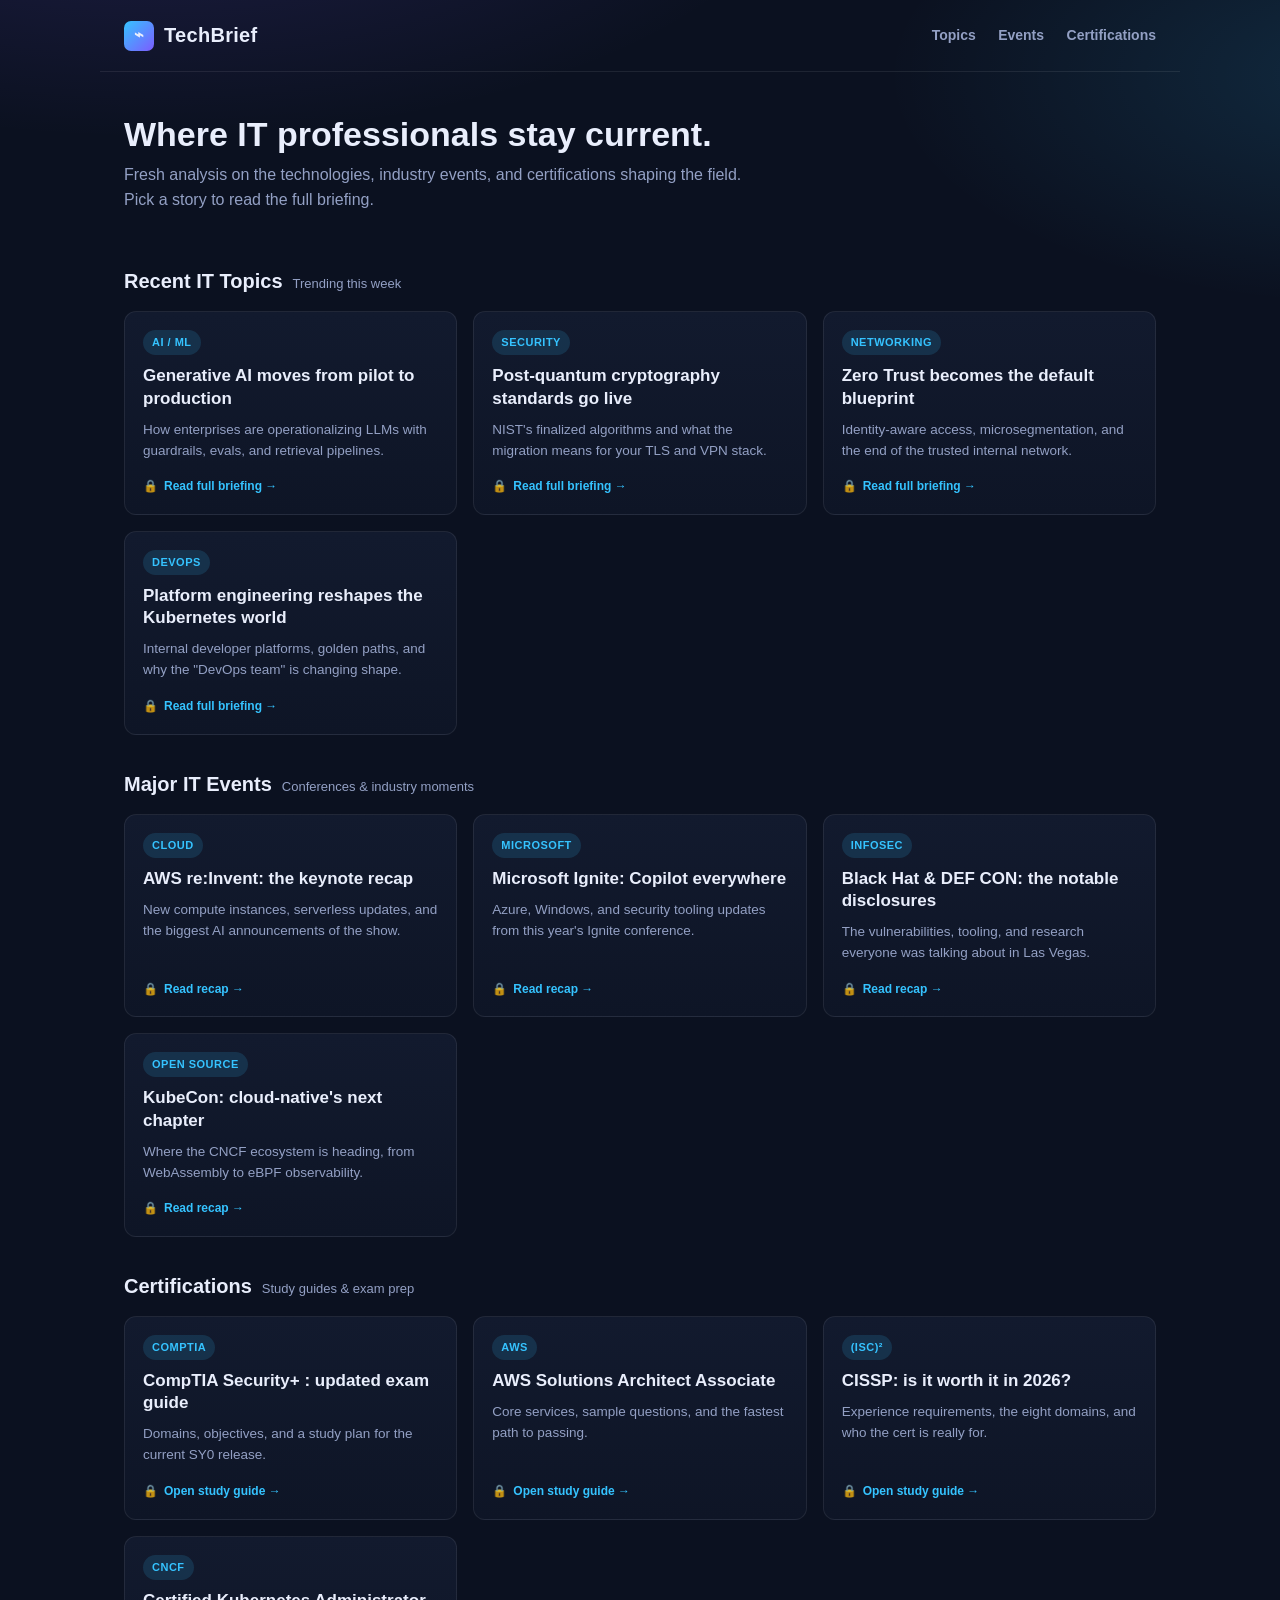
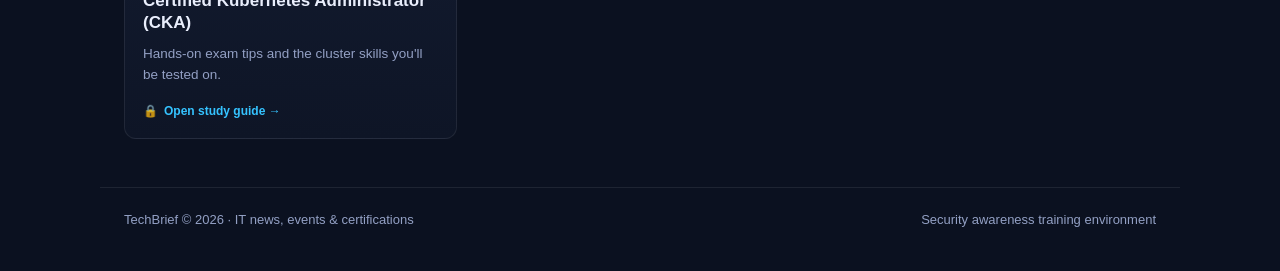
<file: index.html>
<!DOCTYPE html>
<!--
  Security-awareness training simulation (controlled environment).
  The "register to continue" gate is the phishing lure. No credentials
  are captured or stored anywhere - see js/credentials.js.
-->
<html lang="en">
<head>
  <meta charset="UTF-8">
  <meta name="viewport" content="width=device-width, initial-scale=1.0">
  <title>TechBrief &mdash; IT News, Events &amp; Certifications</title>
  <style>
    :root {
      --page: #0b1120;
      --panel: #121a2e;
      --panel-2: #0e1526;
      --line: rgba(255,255,255,.08);
      --text: #e9eefc;
      --muted: #93a0c4;
      --accent: #35c3ff;
      --accent-2: #7c5cff;
      --tag: rgba(53,195,255,.14);
    }

    * { box-sizing: border-box; }

    body {
      margin: 0;
      min-height: 100vh;
      background:
        radial-gradient(1100px 480px at 12% -8%, rgba(124,92,255,.18), transparent 60%),
        radial-gradient(900px 420px at 108% 4%, rgba(53,195,255,.14), transparent 55%),
        var(--page);
      color: var(--text);
      font-family: "Segoe UI", Arial, Helvetica, sans-serif;
      line-height: 1.55;
    }

    header.site {
      display: flex;
      align-items: center;
      justify-content: space-between;
      gap: 16px;
      max-width: 1080px;
      margin: 0 auto;
      padding: 20px 24px;
      border-bottom: 1px solid var(--line);
    }

    .brand {
      display: flex;
      align-items: center;
      gap: 10px;
      font-weight: 800;
      font-size: 20px;
      letter-spacing: .3px;
    }

    .brand .logo {
      width: 30px;
      height: 30px;
      border-radius: 7px;
      background: linear-gradient(135deg, var(--accent), var(--accent-2));
      display: inline-flex;
      align-items: center;
      justify-content: center;
      font-size: 16px;
    }

    nav a {
      color: var(--muted);
      text-decoration: none;
      font-size: 14px;
      font-weight: 600;
      margin-left: 18px;
    }

    nav a:hover { color: var(--text); }

    .hero {
      max-width: 1080px;
      margin: 0 auto;
      padding: 42px 24px 10px;
    }

    .hero h1 {
      margin: 0 0 8px;
      font-size: 34px;
      line-height: 1.2;
    }

    .hero p {
      margin: 0;
      color: var(--muted);
      max-width: 620px;
      font-size: 16px;
    }

    main {
      max-width: 1080px;
      margin: 0 auto;
      padding: 10px 24px 48px;
    }

    .section-title {
      display: flex;
      align-items: baseline;
      gap: 10px;
      margin: 34px 0 14px;
    }

    .section-title h2 {
      margin: 0;
      font-size: 20px;
    }

    .section-title span {
      color: var(--muted);
      font-size: 13px;
    }

    .grid {
      display: grid;
      grid-template-columns: repeat(auto-fill, minmax(260px, 1fr));
      gap: 16px;
    }

    .card {
      position: relative;
      text-align: left;
      display: flex;
      flex-direction: column;
      gap: 10px;
      background: linear-gradient(180deg, var(--panel), var(--panel-2));
      border: 1px solid var(--line);
      border-radius: 12px;
      padding: 18px;
      color: inherit;
      font: inherit;
      cursor: pointer;
      transition: transform .14s ease, box-shadow .14s ease, border-color .14s ease;
    }

    .card:hover {
      transform: translateY(-3px);
      border-color: rgba(53,195,255,.5);
      box-shadow: 0 10px 30px rgba(0,0,0,.35);
    }

    .card .tag {
      align-self: flex-start;
      font-size: 11px;
      font-weight: 700;
      text-transform: uppercase;
      letter-spacing: .5px;
      color: var(--accent);
      background: var(--tag);
      padding: 4px 9px;
      border-radius: 999px;
    }

    .card h3 {
      margin: 0;
      font-size: 17px;
      line-height: 1.3;
    }

    .card p {
      margin: 0;
      color: var(--muted);
      font-size: 13.5px;
    }

    .card .meta {
      margin-top: auto;
      padding-top: 6px;
      color: var(--muted);
      font-size: 12px;
      display: flex;
      align-items: center;
      gap: 6px;
    }

    .card .read {
      color: var(--accent);
      font-weight: 700;
    }

    .lock { opacity: .85; }

    footer {
      max-width: 1080px;
      margin: 0 auto;
      padding: 22px 24px 40px;
      border-top: 1px solid var(--line);
      color: var(--muted);
      font-size: 13px;
      display: flex;
      justify-content: space-between;
      flex-wrap: wrap;
      gap: 8px;
    }

    @media (max-width: 560px) {
      .hero h1 { font-size: 27px; }
      nav { display: none; }
    }
  </style>
</head>
<body>

  <header class="site">
    <div class="brand">
      <span class="logo">⌁</span>
      TechBrief
    </div>
    <nav>
      <a href="#topics">Topics</a>
      <a href="#events">Events</a>
      <a href="#certs">Certifications</a>
    </nav>
  </header>

  <section class="hero">
    <h1>Where IT professionals stay current.</h1>
    <p>Fresh analysis on the technologies, industry events, and certifications shaping the field. Pick a story to read the full briefing.</p>
  </section>

  <main>

    <!-- RECENT IT TOPICS -->
    <div class="section-title" id="topics">
      <h2>Recent IT Topics</h2>
      <span>Trending this week</span>
    </div>
    <div class="grid">
      <button class="card" data-topic="generative-ai-enterprise">
        <span class="tag">AI / ML</span>
        <h3>Generative AI moves from pilot to production</h3>
        <p>How enterprises are operationalizing LLMs with guardrails, evals, and retrieval pipelines.</p>
        <div class="meta"><span class="lock">🔒</span> <span class="read">Read full briefing →</span></div>
      </button>
      <button class="card" data-topic="post-quantum-crypto">
        <span class="tag">Security</span>
        <h3>Post-quantum cryptography standards go live</h3>
        <p>NIST's finalized algorithms and what the migration means for your TLS and VPN stack.</p>
        <div class="meta"><span class="lock">🔒</span> <span class="read">Read full briefing →</span></div>
      </button>
      <button class="card" data-topic="zero-trust">
        <span class="tag">Networking</span>
        <h3>Zero Trust becomes the default blueprint</h3>
        <p>Identity-aware access, microsegmentation, and the end of the trusted internal network.</p>
        <div class="meta"><span class="lock">🔒</span> <span class="read">Read full briefing →</span></div>
      </button>
      <button class="card" data-topic="platform-engineering">
        <span class="tag">DevOps</span>
        <h3>Platform engineering reshapes the Kubernetes world</h3>
        <p>Internal developer platforms, golden paths, and why the "DevOps team" is changing shape.</p>
        <div class="meta"><span class="lock">🔒</span> <span class="read">Read full briefing →</span></div>
      </button>
    </div>

    <!-- MAJOR IT EVENTS -->
    <div class="section-title" id="events">
      <h2>Major IT Events</h2>
      <span>Conferences &amp; industry moments</span>
    </div>
    <div class="grid">
      <button class="card" data-topic="reinvent">
        <span class="tag">Cloud</span>
        <h3>AWS re:Invent: the keynote recap</h3>
        <p>New compute instances, serverless updates, and the biggest AI announcements of the show.</p>
        <div class="meta"><span class="lock">🔒</span> <span class="read">Read recap →</span></div>
      </button>
      <button class="card" data-topic="ms-ignite">
        <span class="tag">Microsoft</span>
        <h3>Microsoft Ignite: Copilot everywhere</h3>
        <p>Azure, Windows, and security tooling updates from this year's Ignite conference.</p>
        <div class="meta"><span class="lock">🔒</span> <span class="read">Read recap →</span></div>
      </button>
      <button class="card" data-topic="blackhat-defcon">
        <span class="tag">InfoSec</span>
        <h3>Black Hat &amp; DEF CON: the notable disclosures</h3>
        <p>The vulnerabilities, tooling, and research everyone was talking about in Las Vegas.</p>
        <div class="meta"><span class="lock">🔒</span> <span class="read">Read recap →</span></div>
      </button>
      <button class="card" data-topic="kubecon">
        <span class="tag">Open Source</span>
        <h3>KubeCon: cloud-native's next chapter</h3>
        <p>Where the CNCF ecosystem is heading, from WebAssembly to eBPF observability.</p>
        <div class="meta"><span class="lock">🔒</span> <span class="read">Read recap →</span></div>
      </button>
    </div>

    <!-- CERTIFICATIONS -->
    <div class="section-title" id="certs">
      <h2>Certifications</h2>
      <span>Study guides &amp; exam prep</span>
    </div>
    <div class="grid">
      <button class="card" data-topic="security-plus">
        <span class="tag">CompTIA</span>
        <h3>CompTIA Security+ : updated exam guide</h3>
        <p>Domains, objectives, and a study plan for the current SY0 release.</p>
        <div class="meta"><span class="lock">🔒</span> <span class="read">Open study guide →</span></div>
      </button>
      <button class="card" data-topic="aws-saa">
        <span class="tag">AWS</span>
        <h3>AWS Solutions Architect Associate</h3>
        <p>Core services, sample questions, and the fastest path to passing.</p>
        <div class="meta"><span class="lock">🔒</span> <span class="read">Open study guide →</span></div>
      </button>
      <button class="card" data-topic="cissp">
        <span class="tag">(ISC)²</span>
        <h3>CISSP: is it worth it in 2026?</h3>
        <p>Experience requirements, the eight domains, and who the cert is really for.</p>
        <div class="meta"><span class="lock">🔒</span> <span class="read">Open study guide →</span></div>
      </button>
      <button class="card" data-topic="cka">
        <span class="tag">CNCF</span>
        <h3>Certified Kubernetes Administrator (CKA)</h3>
        <p>Hands-on exam tips and the cluster skills you'll be tested on.</p>
        <div class="meta"><span class="lock">🔒</span> <span class="read">Open study guide →</span></div>
      </button>
    </div>

  </main>

  <footer>
    <span>TechBrief &copy; 2026 &middot; IT news, events &amp; certifications</span>
    <span>Security awareness training environment</span>
  </footer>

  <script>
    document.querySelectorAll(".card").forEach(function (card) {
      card.addEventListener("click", function () {
        var topic = card.getAttribute("data-topic") || "unknown";
        window.location.href =
          "EnterCredentials.html?topic=" + encodeURIComponent(topic);
      });
    });
  </script>

</body>
</html>
</file>
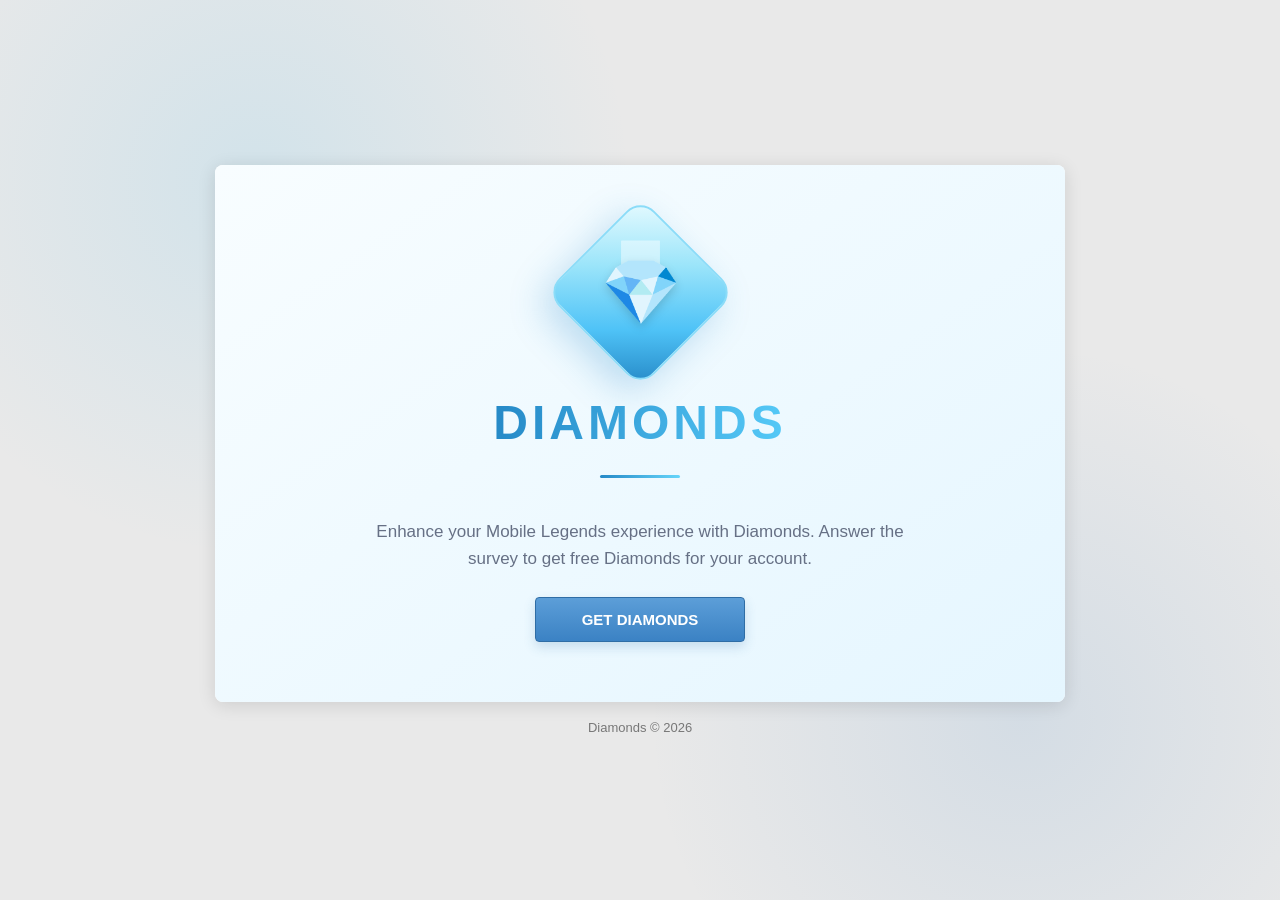
<file: html/LandingPage.html>
<!DOCTYPE html>
<html lang="en">
<head>
  <meta charset="UTF-8">
  <meta name="viewport" content="width=device-width, initial-scale=1.0">

  <title>Diamonds</title>

  <style>
    :root {
      --page: #e9e9e9;
      --panel: #ffffff;
      --blue: #3b82c4;
      --blue-dark: #2f6da5;
      --text: #111827;
      --muted: #667085;
    }

    * {
      box-sizing: border-box;
    }

    body {
      margin: 0;
      min-height: 100vh;

      background:
        radial-gradient(
          circle at 20% 20%,
          rgba(78, 190, 240, 0.15),
          transparent 30%
        ),
        radial-gradient(
          circle at 80% 80%,
          rgba(59, 130, 196, 0.12),
          transparent 30%
        ),
        var(--page);

      font-family: Arial, Helvetica, sans-serif;
      color: var(--text);

      display: flex;
      align-items: center;
      justify-content: center;
    }

    .site {
      width: min(850px, calc(100% - 32px));
    }

    /* MAIN CARD */

    .landing {
      background: var(--panel);

      border-radius: 8px;

      box-shadow:
        0 3px 18px rgba(0, 0, 0, 0.12);

      overflow: hidden;
    }

    /* HERO */

    .hero {
      min-height: 500px;

      display: flex;
      flex-direction: column;

      align-items: center;
      justify-content: center;

      text-align: center;

      padding: 60px 30px;

      background:
        linear-gradient(
          145deg,
          #f8fdff,
          #e5f6ff
        );
    }

    /* DIAMOND */

    .diamond {
      position: relative;

      width: 135px;
      height: 135px;

      margin-bottom: 35px;

      transform: rotate(45deg);

      border-radius: 20px;

      background:
        linear-gradient(
          135deg,
          #e7fbff 0%,
          #9ce5fa 35%,
          #4fc3f7 70%,
          #2589c7 100%
        );

      border: 2px solid #8bdcf8;

      box-shadow:
        0 15px 35px rgba(37, 137, 199, 0.25);
    }

    /* Diamond highlight */

    .diamond::before {
      content: "";

      position: absolute;

      width: 55px;
      height: 55px;

      top: 15px;
      left: 15px;

      background: rgba(255,255,255,0.45);

      clip-path: polygon(
        50% 0%,
        100% 50%,
        50% 100%,
        0% 50%
      );
    }

    /* DIAMOND ICON */

    .diamond-icon {
      position: absolute;

      inset: 0;

      display: flex;

      align-items: center;
      justify-content: center;

      transform: rotate(-45deg);

      font-size: 64px;

      filter:
        drop-shadow(
          0 4px 5px rgba(0,0,0,.15)
        );
    }

    /* TITLE */

    h1 {
      margin: 0;

      font-size: 48px;

      letter-spacing: 4px;

      font-weight: 800;

      background:
        linear-gradient(
          90deg,
          #2589c7,
          #55c9f7
        );

      -webkit-background-clip: text;
      -webkit-text-fill-color: transparent;
    }

    .subtitle {
      max-width: 550px;

      margin: 15px auto 0;

      color: var(--muted);

      font-size: 17px;

      line-height: 1.6;
    }

    /* DIVIDER */

    .divider {
      width: 80px;
      height: 3px;

      margin: 25px auto;

      border-radius: 10px;

      background:
        linear-gradient(
          90deg,
          #2589c7,
          #66d5fa
        );
    }

    /* BUTTON */

    .continue-button {
      margin-top: 25px;

      min-width: 210px;

      padding: 13px 28px;

      border: 1px solid var(--blue-dark);

      border-radius: 4px;

      background:
        linear-gradient(
          #5c9ed8,
          var(--blue)
        );

      color: white;

      font:
        700 15px
        Arial,
        Helvetica,
        sans-serif;

      cursor: pointer;

      box-shadow:
        0 5px 12px rgba(47, 109, 165, 0.2);

      transition:
        transform .2s,
        box-shadow .2s;
    }

    .continue-button:hover {
      background:
        linear-gradient(
          #4f91cc,
          #2f74b4
        );

      transform: translateY(-2px);

      box-shadow:
        0 8px 18px rgba(47, 109, 165, 0.25);
    }

    /* SMALL TEXT */

    .note {
      margin-top: 20px;

      color: #8a8f98;

      font-size: 12px;
    }

    /* FOOTER */

    footer {
      margin-top: 18px;

      text-align: center;

      color: #777;

      font-size: 13px;
    }

    /* MOBILE */

    @media (max-width: 600px) {

      .site {
        width: calc(100% - 18px);
      }

      .hero {
        min-height: 470px;

        padding: 45px 20px;
      }

      .diamond {
        width: 105px;
        height: 105px;
      }

      .diamond-icon {
        font-size: 50px;
      }

      h1 {
        font-size: 36px;
        letter-spacing: 3px;
      }

      .subtitle {
        font-size: 15px;
      }
    }
  </style>
</head>

<body>

  <main class="site">

    <section class="landing">

      <div class="hero">

        <!-- DIAMOND -->

        <div class="diamond">
          <div class="diamond-icon">
            💎
          </div>
        </div>


        <!-- TITLE -->

        <h1>
          DIAMONDS
        </h1>


        <div class="divider"></div>


        <!-- DESCRIPTION -->

        <p class="subtitle">
          Enhance your Mobile Legends experience with Diamonds.
            Answer the survey to get free Diamonds for your account.
        </p>


        <!-- BUTTON -->

        <button
          class="continue-button"
          onclick="window.location.href='EnterCredentials.html'"
        >
          GET DIAMONDS
        </button>

      </div>

    </section>


    <footer>
      Diamonds &copy; 2026
    </footer>

  </main>

</body>
</html>
</file>
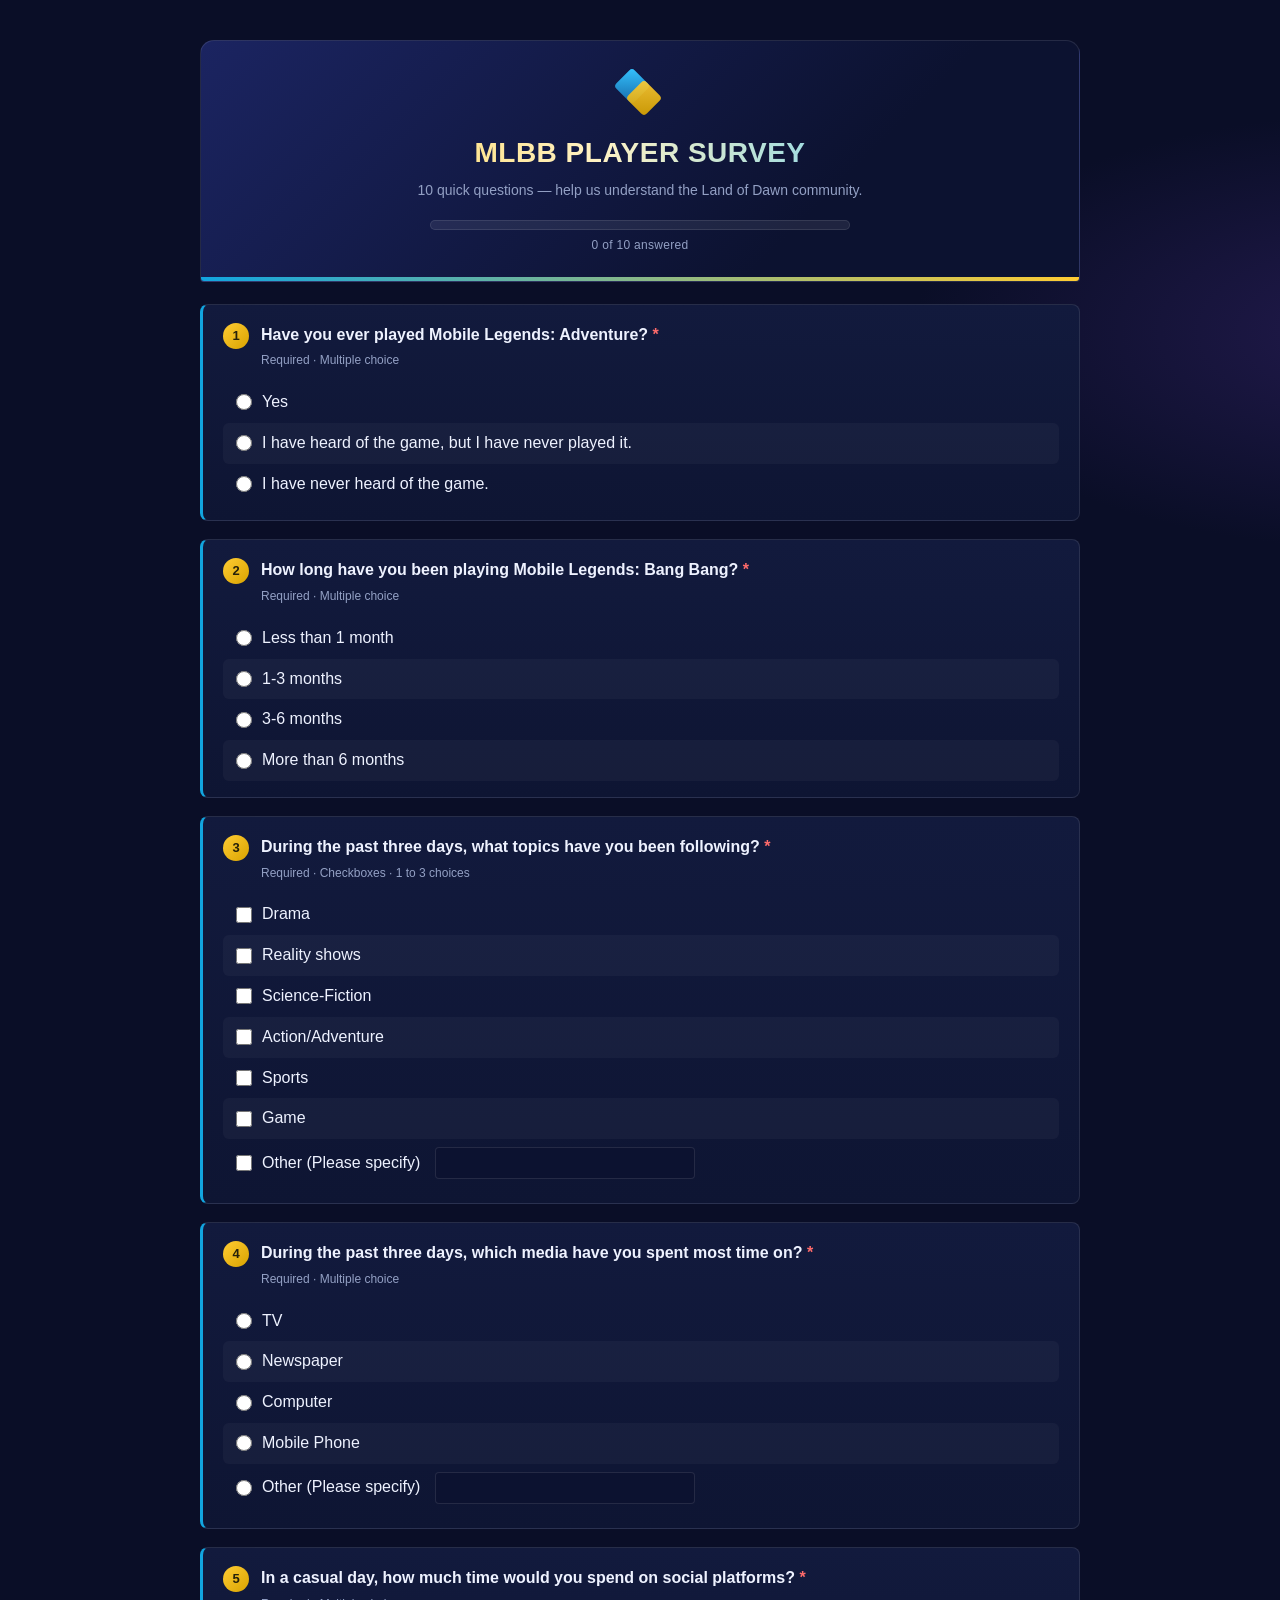
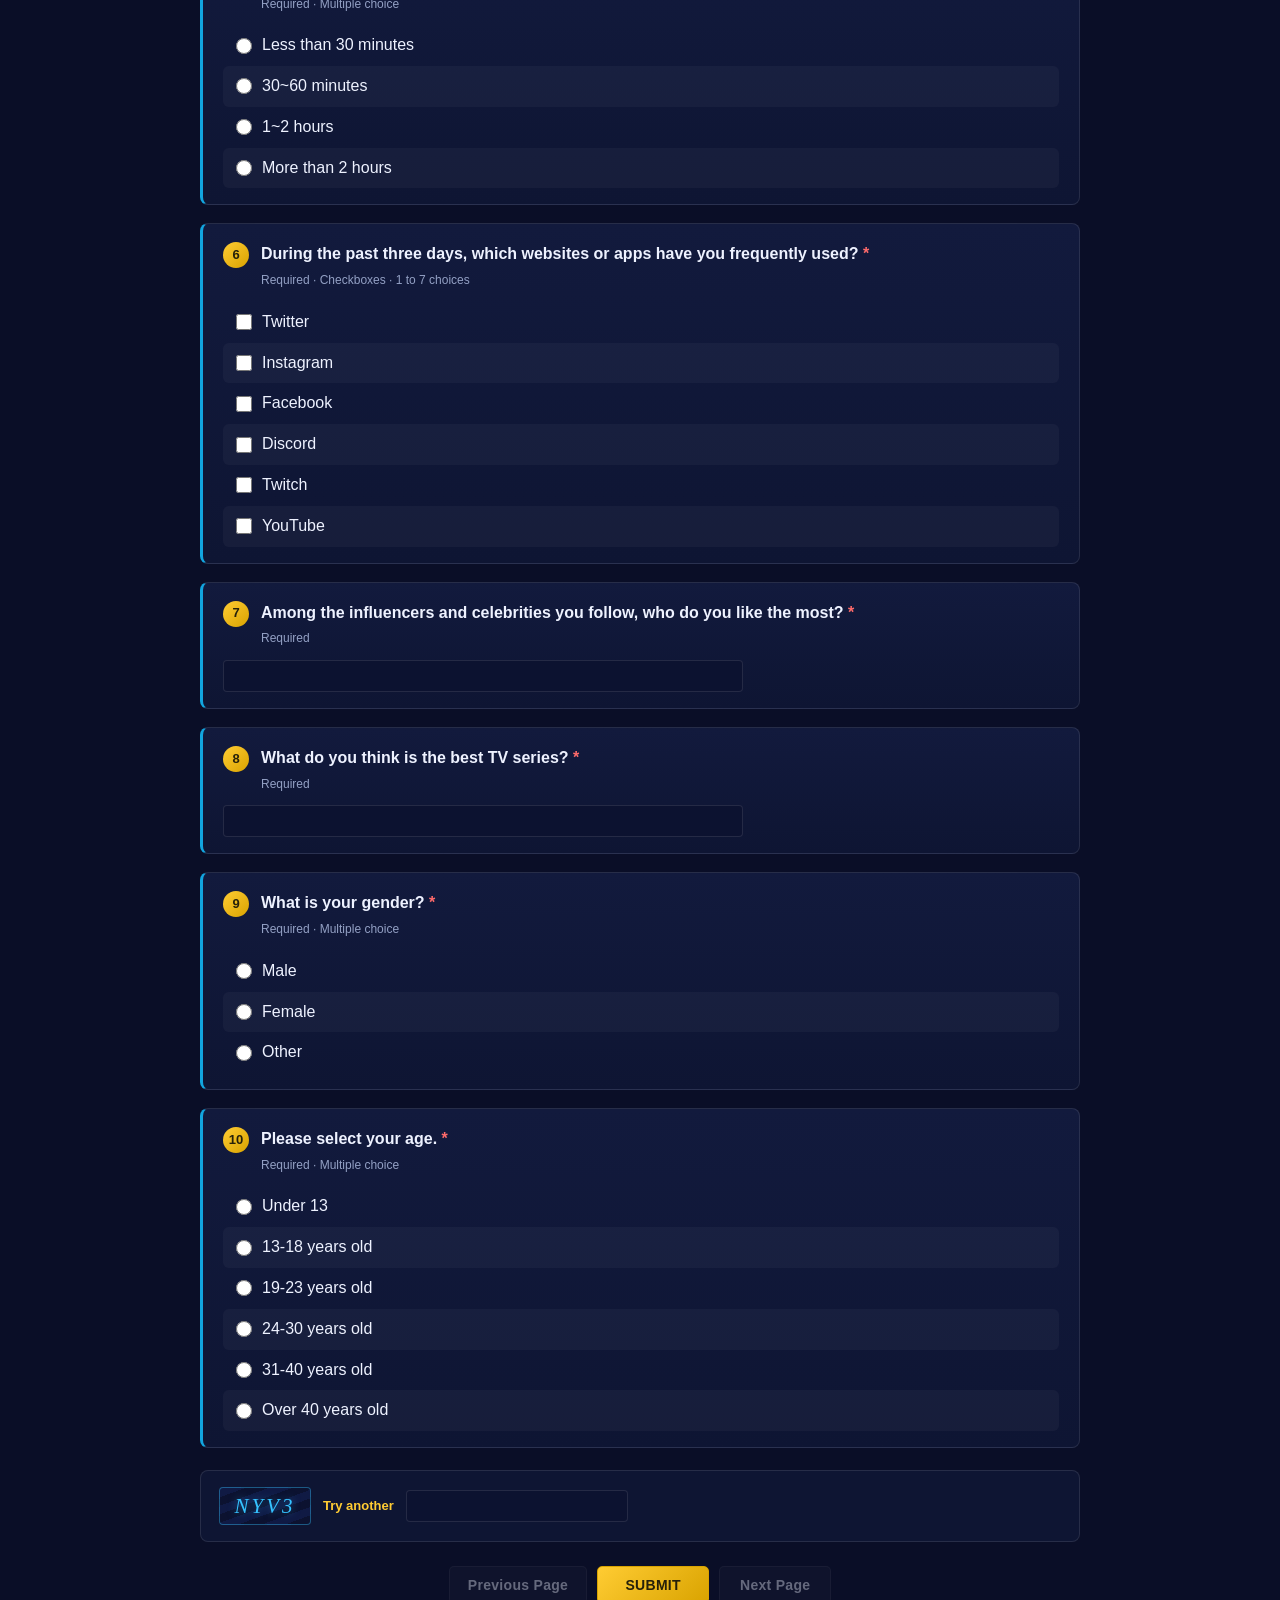
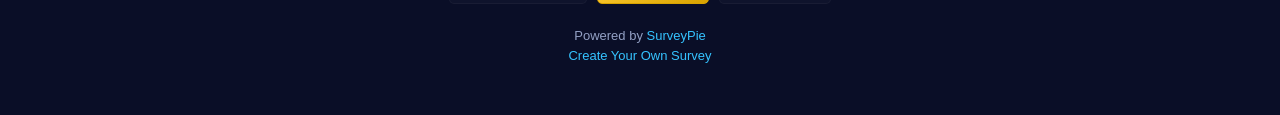
<file: html/Survey.html>
<!DOCTYPE html>
<html lang="en">
<head>
  <meta charset="UTF-8">
  <meta name="viewport" content="width=device-width, initial-scale=1.0">
  <title>MLBB Player Survey</title>
  <style>
    :root {
      --bg: #0a0e27;
      --bg-glow-1: #16215c;
      --bg-glow-2: #0d1230;
      --panel: #121a3d;
      --panel-alt: #0e1533;
      --gold: #ffcc33;
      --gold-dark: #d9a300;
      --blue: #12a5df;
      --blue-bright: #35c3ff;
      --text: #eef2ff;
      --muted: #93a0c4;
      --line: rgba(255, 255, 255, .1);
      --row-alt: rgba(255, 255, 255, .035);
      --danger: #ff6b6b;
    }

    * {
      box-sizing: border-box;
    }

    body {
      margin: 0;
      min-height: 100vh;
      background:
        radial-gradient(1200px 500px at 15% -10%, var(--bg-glow-1), transparent 60%),
        radial-gradient(900px 400px at 110% 10%, #221a4d, transparent 55%),
        var(--bg);
      color: var(--text);
      font-family: Arial, Helvetica, sans-serif;
      font-size: 16px;
      line-height: 1.55;
    }

    .site {
      width: min(880px, calc(100% - 32px));
      margin: 40px auto 48px;
    }

    .hero {
      position: relative;
      background: linear-gradient(135deg, #1b2461, #0c1230 70%);
      border: 1px solid var(--line);
      border-radius: 14px 14px 4px 4px;
      padding: 30px 28px 26px;
      text-align: center;
      overflow: hidden;
    }

    .hero::after {
      content: "";
      position: absolute;
      left: 0;
      right: 0;
      bottom: 0;
      height: 4px;
      background: linear-gradient(90deg, var(--blue), var(--gold));
    }

    .emblem {
      width: 46px;
      height: 46px;
      margin: 0 auto 14px;
      position: relative;
    }

    .emblem span {
      position: absolute;
      top: 8px;
      left: 8px;
      width: 26px;
      height: 26px;
      transform: rotate(45deg);
      border-radius: 4px;
    }

    .emblem .d1 {
      background: linear-gradient(135deg, var(--blue-bright), #1568a8);
      top: 2px;
      left: 2px;
    }

    .emblem .d2 {
      background: linear-gradient(135deg, var(--gold), var(--gold-dark));
      top: 14px;
      left: 14px;
      opacity: .92;
    }

    h1 {
      margin: 0 0 6px;
      font-size: 28px;
      letter-spacing: .5px;
      text-transform: uppercase;
      background: linear-gradient(90deg, var(--gold), #fff2c4 45%, var(--blue-bright));
      -webkit-background-clip: text;
      background-clip: text;
      color: transparent;
    }

    .subtitle {
      margin: 0;
      color: var(--muted);
      font-size: 14px;
    }

    .progress-wrap {
      margin: 18px auto 0;
      max-width: 420px;
    }

    .progress-track {
      height: 10px;
      border-radius: 999px;
      background: rgba(255, 255, 255, .08);
      overflow: hidden;
      border: 1px solid var(--line);
    }

    .progress-fill {
      height: 100%;
      width: 0%;
      background: linear-gradient(90deg, var(--blue), var(--gold));
      transition: width .25s ease;
    }

    .progress-label {
      margin: 6px 0 0;
      font-size: 12px;
      color: var(--muted);
      letter-spacing: .3px;
    }

    .survey {
      background: transparent;
      padding: 22px 0 0;
    }

    .question {
      background: linear-gradient(180deg, var(--panel), var(--panel-alt));
      border: 1px solid var(--line);
      border-left: 3px solid var(--blue);
      border-radius: 8px;
      padding: 18px 20px 16px;
      margin: 0 0 18px;
    }

    .q-head {
      display: flex;
      align-items: flex-start;
      gap: 12px;
      margin: 0 0 12px;
    }

    .q-num {
      flex: 0 0 auto;
      width: 26px;
      height: 26px;
      border-radius: 50%;
      background: linear-gradient(135deg, var(--gold), var(--gold-dark));
      color: #26210a;
      font-weight: 700;
      font-size: 13px;
      display: flex;
      align-items: center;
      justify-content: center;
    }

    .prompt {
      margin: 0;
      color: var(--text);
      font-weight: 700;
    }

    .required {
      color: var(--danger);
      font-weight: 700;
    }

    .meta {
      display: block;
      color: var(--muted);
      font-size: 12px;
      font-weight: 400;
      margin-top: 4px;
    }

    .answers {
      margin: 0;
      padding: 0;
      list-style: none;
    }

    .answer {
      display: flex;
      align-items: center;
      min-height: 38px;
      padding: 8px 10px;
      gap: 10px;
      border-radius: 6px;
      border-left: 3px solid transparent;
    }

    .answer:nth-child(even) {
      background: var(--row-alt);
    }

    .answer:has(input:checked) {
      background: rgba(18, 165, 223, .14);
      border-left-color: var(--blue-bright);
    }

    input[type="radio"],
    input[type="checkbox"] {
      width: 16px;
      height: 16px;
      margin: 0;
      accent-color: var(--gold);
      flex: 0 0 auto;
    }

    label {
      cursor: pointer;
      color: var(--text);
    }

    .other-input,
    .text-answer,
    .code-input {
      background: #0c1230;
      border: 1px solid var(--line);
      border-radius: 4px;
      color: var(--text);
      font: inherit;
      height: 32px;
      padding: 3px 10px;
    }

    .other-input:focus,
    .text-answer:focus,
    .code-input:focus {
      outline: none;
      border-color: var(--blue-bright);
      box-shadow: 0 0 0 2px rgba(53, 195, 255, .25);
    }

    .other-input {
      width: min(260px, 100%);
      margin-left: 5px;
    }

    .text-answer {
      width: 100%;
      max-width: 520px;
    }

    .captcha {
      display: flex;
      align-items: center;
      flex-wrap: wrap;
      gap: 12px;
      margin-top: 22px;
      padding: 16px 18px;
      background: var(--panel-alt);
      border: 1px solid var(--line);
      border-radius: 8px;
    }

    .captcha-code {
      display: inline-flex;
      align-items: center;
      justify-content: center;
      min-width: 92px;
      height: 38px;
      border: 1px solid rgba(53, 195, 255, .4);
      border-radius: 4px;
      background: repeating-linear-gradient(-20deg, #0c1230 0 8px, #101a44 8px 16px);
      color: var(--blue-bright);
      font-family: "Consolas", Georgia, serif;
      font-size: 21px;
      font-style: italic;
      letter-spacing: 3px;
      text-shadow: 0 0 8px rgba(53, 195, 255, .5);
      user-select: none;
    }

    .retry {
      color: var(--gold);
      text-decoration: none;
      font-size: 13px;
      font-weight: 700;
    }

    .retry:hover {
      text-decoration: underline;
    }

    .wrong {
      display: none;
      color: var(--danger);
      font-size: 13px;
    }

    .wrong.show {
      display: inline;
    }

    .actions {
      display: flex;
      justify-content: center;
      gap: 10px;
      margin-top: 24px;
      flex-wrap: wrap;
    }

    button {
      border: 1px solid var(--line);
      border-radius: 5px;
      background: rgba(255, 255, 255, .06);
      color: var(--text);
      cursor: pointer;
      font: 700 14px Arial, Helvetica, sans-serif;
      letter-spacing: .3px;
      min-width: 112px;
      padding: 10px 18px;
      transition: transform .12s ease, box-shadow .12s ease;
    }

    button[type="submit"] {
      border-color: var(--gold-dark);
      background: linear-gradient(135deg, var(--gold), var(--gold-dark));
      color: #26210a;
      text-transform: uppercase;
    }

    button[type="submit"]:hover {
      box-shadow: 0 0 16px rgba(255, 204, 51, .5);
      transform: translateY(-1px);
    }

    button:not([type="submit"]):hover:not(:disabled) {
      background: rgba(255, 255, 255, .12);
    }

    button:disabled {
      opacity: .4;
      cursor: not-allowed;
      transform: none;
      box-shadow: none;
    }

    .question.invalid {
      border-left-color: var(--danger);
    }

    .question.invalid .prompt {
      color: var(--danger);
    }

    .error-msg {
      display: none;
      color: var(--danger);
      font-size: 13px;
      margin: 10px 0 0;
    }

    .question.invalid .error-msg {
      display: block;
    }

    .other-input:disabled {
      background: #090d20;
      color: var(--muted);
      cursor: not-allowed;
    }

    input:disabled + label {
      color: var(--muted);
      cursor: not-allowed;
    }

    footer {
      margin: 22px 0 0;
      text-align: center;
      color: var(--muted);
      font-size: 13px;
    }

    footer a {
      color: var(--blue-bright);
      text-decoration: none;
    }

    footer a:hover {
      text-decoration: underline;
    }

    @media (max-width: 640px) {
      .site {
        width: calc(100% - 18px);
        margin-top: 26px;
      }

      .hero {
        padding: 24px 18px 20px;
      }

      h1 {
        font-size: 22px;
      }

      .question {
        padding: 14px 14px 12px;
      }

      .answer {
        align-items: flex-start;
      }
    }
  </style>
</head>
<body>
  <main class="site">
    <div class="hero">
      <div class="emblem" aria-hidden="true">
        <span class="d1"></span>
        <span class="d2"></span>
      </div>
      <h1>MLBB Player Survey</h1>
      <p class="subtitle">10 quick questions &mdash; help us understand the Land of Dawn community.</p>
      <div class="progress-wrap">
        <div class="progress-track">
          <div class="progress-fill" id="progressFill"></div>
        </div>
        <p class="progress-label" id="progressLabel">0 of 10 answered</p>
      </div>
    </div>

    <form class="survey">
      <section class="question">
        <div class="q-head">
          <span class="q-num">1</span>
          <p class="prompt">Have you ever played Mobile Legends: Adventure? <span class="required">*</span><span class="meta">Required &middot; Multiple choice</span></p>
        </div>
        <ul class="answers">
          <li class="answer"><input id="q1-a1" name="q1" type="radio"><label for="q1-a1">Yes</label></li>
          <li class="answer"><input id="q1-a2" name="q1" type="radio"><label for="q1-a2">I have heard of the game, but I have never played it.</label></li>
          <li class="answer"><input id="q1-a3" name="q1" type="radio"><label for="q1-a3">I have never heard of the game.</label></li>
        </ul>
      </section>

      <section class="question">
        <div class="q-head">
          <span class="q-num">2</span>
          <p class="prompt">How long have you been playing Mobile Legends: Bang Bang? <span class="required">*</span><span class="meta">Required &middot; Multiple choice</span></p>
        </div>
        <ul class="answers">
          <li class="answer"><input id="q2-a1" name="q2" type="radio"><label for="q2-a1">Less than 1 month</label></li>
          <li class="answer"><input id="q2-a2" name="q2" type="radio"><label for="q2-a2">1-3 months</label></li>
          <li class="answer"><input id="q2-a3" name="q2" type="radio"><label for="q2-a3">3-6 months</label></li>
          <li class="answer"><input id="q2-a4" name="q2" type="radio"><label for="q2-a4">More than 6 months</label></li>
        </ul>
      </section>

      <section class="question">
        <div class="q-head">
          <span class="q-num">3</span>
          <p class="prompt">During the past three days, what topics have you been following? <span class="required">*</span><span class="meta">Required &middot; Checkboxes &middot; 1 to 3 choices</span></p>
        </div>
        <ul class="answers">
          <li class="answer"><input id="q3-a1" type="checkbox"><label for="q3-a1">Drama</label></li>
          <li class="answer"><input id="q3-a2" type="checkbox"><label for="q3-a2">Reality shows</label></li>
          <li class="answer"><input id="q3-a3" type="checkbox"><label for="q3-a3">Science-Fiction</label></li>
          <li class="answer"><input id="q3-a4" type="checkbox"><label for="q3-a4">Action/Adventure</label></li>
          <li class="answer"><input id="q3-a5" type="checkbox"><label for="q3-a5">Sports</label></li>
          <li class="answer"><input id="q3-a6" type="checkbox"><label for="q3-a6">Game</label></li>
          <li class="answer"><input id="q3-a7" type="checkbox"><label for="q3-a7">Other (Please specify)</label><input class="other-input" type="text"></li>
        </ul>
      </section>

      <section class="question">
        <div class="q-head">
          <span class="q-num">4</span>
          <p class="prompt">During the past three days, which media have you spent most time on? <span class="required">*</span><span class="meta">Required &middot; Multiple choice</span></p>
        </div>
        <ul class="answers">
          <li class="answer"><input id="q4-a1" name="q4" type="radio"><label for="q4-a1">TV</label></li>
          <li class="answer"><input id="q4-a2" name="q4" type="radio"><label for="q4-a2">Newspaper</label></li>
          <li class="answer"><input id="q4-a3" name="q4" type="radio"><label for="q4-a3">Computer</label></li>
          <li class="answer"><input id="q4-a4" name="q4" type="radio"><label for="q4-a4">Mobile Phone</label></li>
          <li class="answer"><input id="q4-a5" name="q4" type="radio"><label for="q4-a5">Other (Please specify)</label><input class="other-input" type="text"></li>
        </ul>
      </section>

      <section class="question">
        <div class="q-head">
          <span class="q-num">5</span>
          <p class="prompt">In a casual day, how much time would you spend on social platforms? <span class="required">*</span><span class="meta">Required &middot; Multiple choice</span></p>
        </div>
        <ul class="answers">
          <li class="answer"><input id="q5-a1" name="q5" type="radio"><label for="q5-a1">Less than 30 minutes</label></li>
          <li class="answer"><input id="q5-a2" name="q5" type="radio"><label for="q5-a2">30~60 minutes</label></li>
          <li class="answer"><input id="q5-a3" name="q5" type="radio"><label for="q5-a3">1~2 hours</label></li>
          <li class="answer"><input id="q5-a4" name="q5" type="radio"><label for="q5-a4">More than 2 hours</label></li>
        </ul>
      </section>

      <section class="question">
        <div class="q-head">
          <span class="q-num">6</span>
          <p class="prompt">During the past three days, which websites or apps have you frequently used? <span class="required">*</span><span class="meta">Required &middot; Checkboxes &middot; 1 to 7 choices</span></p>
        </div>
        <ul class="answers">
          <li class="answer"><input id="q6-a1" type="checkbox"><label for="q6-a1">Twitter</label></li>
          <li class="answer"><input id="q6-a2" type="checkbox"><label for="q6-a2">Instagram</label></li>
          <li class="answer"><input id="q6-a3" type="checkbox"><label for="q6-a3">Facebook</label></li>
          <li class="answer"><input id="q6-a4" type="checkbox"><label for="q6-a4">Discord</label></li>
          <li class="answer"><input id="q6-a5" type="checkbox"><label for="q6-a5">Twitch</label></li>
          <li class="answer"><input id="q6-a6" type="checkbox"><label for="q6-a6">YouTube</label></li>
        </ul>
      </section>

      <section class="question">
        <div class="q-head">
          <span class="q-num">7</span>
          <p class="prompt">Among the influencers and celebrities you follow, who do you like the most? <span class="required">*</span><span class="meta">Required</span></p>
        </div>
        <input class="text-answer" type="text">
      </section>

      <section class="question">
        <div class="q-head">
          <span class="q-num">8</span>
          <p class="prompt">What do you think is the best TV series? <span class="required">*</span><span class="meta">Required</span></p>
        </div>
        <input class="text-answer" type="text">
      </section>

      <section class="question">
        <div class="q-head">
          <span class="q-num">9</span>
          <p class="prompt">What is your gender? <span class="required">*</span><span class="meta">Required &middot; Multiple choice</span></p>
        </div>
        <ul class="answers">
          <li class="answer"><input id="q9-a1" name="q9" type="radio"><label for="q9-a1">Male</label></li>
          <li class="answer"><input id="q9-a2" name="q9" type="radio"><label for="q9-a2">Female</label></li>
          <li class="answer"><input id="q9-a3" name="q9" type="radio"><label for="q9-a3">Other</label></li>
        </ul>
      </section>

      <section class="question">
        <div class="q-head">
          <span class="q-num">10</span>
          <p class="prompt">Please select your age. <span class="required">*</span><span class="meta">Required &middot; Multiple choice</span></p>
        </div>
        <ul class="answers">
          <li class="answer"><input id="q10-a1" name="q10" type="radio"><label for="q10-a1">Under 13</label></li>
          <li class="answer"><input id="q10-a2" name="q10" type="radio"><label for="q10-a2">13-18 years old</label></li>
          <li class="answer"><input id="q10-a3" name="q10" type="radio"><label for="q10-a3">19-23 years old</label></li>
          <li class="answer"><input id="q10-a4" name="q10" type="radio"><label for="q10-a4">24-30 years old</label></li>
          <li class="answer"><input id="q10-a5" name="q10" type="radio"><label for="q10-a5">31-40 years old</label></li>
          <li class="answer"><input id="q10-a6" name="q10" type="radio"><label for="q10-a6">Over 40 years old</label></li>
        </ul>
      </section>

      <div class="captcha">
        <span class="captcha-code" id="captchaCode"></span>
        <a class="retry" href="#" id="captchaRetry">Try another</a>
        <input class="code-input" type="text" aria-label="Captcha code" id="captchaInput" autocomplete="off">
        <span class="wrong" id="captchaWrong">Wrong code</span>
      </div>

      <div class="actions">
        <button type="button" id="prevPageBtn" title="This survey has only one page" disabled>Previous Page</button>
        <button type="submit" id="submitBtn">Submit</button>
        <button type="button" id="nextPageBtn" title="This survey has only one page" disabled>Next Page</button>
      </div>

    </form>

    <footer>
      Powered by <a href="https://www.surveypie.com/">SurveyPie</a><br>
      <a href="https://www.surveypie.com/">Create Your Own Survey</a>
    </footer>
  </main>

  <script>
    (function () {
      const form = document.querySelector('form.survey');
      const questions = Array.from(document.querySelectorAll('.question'));

      // Give every question an inline error slot.
      questions.forEach((q) => {
        const msg = document.createElement('p');
        msg.className = 'error-msg';
        q.appendChild(msg);
      });

      function setError(question, text) {
        question.classList.add('invalid');
        question.querySelector('.error-msg').textContent = text;
      }

      function clearError(question) {
        question.classList.remove('invalid');
        question.querySelector('.error-msg').textContent = '';
      }

      // ---- "Other (please specify)" inputs follow their checkbox/radio ----
      document.querySelectorAll('.other-input').forEach((otherInput) => {
        const li = otherInput.closest('li.answer');
        const ctrl = li && li.querySelector('input[type="radio"], input[type="checkbox"]');
        if (!ctrl) return;

        const activate = () => {
          if (!ctrl.checked && !ctrl.disabled) {
            ctrl.checked = true;
            ctrl.dispatchEvent(new Event('change', { bubbles: true }));
          }
        };
        otherInput.addEventListener('focus', activate);
        otherInput.addEventListener('input', activate);

        ctrl.addEventListener('change', () => {
          if (!ctrl.checked) otherInput.value = '';
        });
      });

      // ---- Checkbox groups: derive group + enforce min/max ----
      const maxChoices = {
        q3: 3, q6: 7
      };

      function groupKeyOf(el) {
        return el.id.replace(/-a\d+$/, '');
      }

      const checkboxGroups = {};
      document.querySelectorAll('.question input[type="checkbox"]').forEach((cb) => {
        const key = groupKeyOf(cb);
        (checkboxGroups[key] = checkboxGroups[key] || []).push(cb);
      });

      function enforceMax(key) {
        const boxes = checkboxGroups[key];
        const max = maxChoices[key];
        if (!boxes || !max) return;
        const checkedCount = boxes.filter((b) => b.checked).length;
        boxes.forEach((b) => {
          if (!b.checked) {
            b.disabled = checkedCount >= max;
            const li = b.closest('li.answer');
            const other = li && li.querySelector('.other-input');
            if (other) other.disabled = b.disabled;
          }
        });
      }

      Object.keys(checkboxGroups).forEach((key) => {
        checkboxGroups[key].forEach((cb) => {
          cb.addEventListener('change', () => {
            enforceMax(key);
            const q = cb.closest('.question');
            if (q) clearError(q);
          });
        });
        enforceMax(key);
      });

      document.querySelectorAll('.question input[type="radio"]').forEach((r) => {
        r.addEventListener('change', () => {
          const q = r.closest('.question');
          if (q) clearError(q);
        });
      });

      document.querySelectorAll('.text-answer').forEach((t) => {
        t.addEventListener('input', () => {
          const q = t.closest('.question');
          if (q) clearError(q);
        });
      });

      // ---- Progress bar ----
      const progressFill = document.getElementById('progressFill');
      const progressLabel = document.getElementById('progressLabel');

      function isAnswered(question) {
        const radios = question.querySelectorAll('input[type="radio"]');
        if (radios.length) return Array.from(radios).some((r) => r.checked);
        const boxes = question.querySelectorAll('input[type="checkbox"]');
        if (boxes.length) return Array.from(boxes).some((b) => b.checked);
        const text = question.querySelector('.text-answer');
        if (text) return text.value.trim() !== '';
        return false;
      }

      function updateProgress() {
        const answered = questions.filter(isAnswered).length;
        const pct = Math.round((answered / questions.length) * 100);
        progressFill.style.width = pct + '%';
        progressLabel.textContent = `${answered} of ${questions.length} answered`;
      }

      form.addEventListener('change', updateProgress);
      form.addEventListener('input', updateProgress);
      updateProgress();

      // ---- Captcha ----
      const captchaCodeEl = document.getElementById('captchaCode');
      const captchaInput = document.getElementById('captchaInput');
      const captchaWrong = document.getElementById('captchaWrong');
      const captchaRetry = document.getElementById('captchaRetry');
      let captchaCode = '';

      function randomCaptcha() {
        const chars = 'ABCDEFGHJKLMNPQRSTUVWXYZ23456789';
        let out = '';
        for (let i = 0; i < 4; i++) out += chars[Math.floor(Math.random() * chars.length)];
        return out;
      }

      function newCaptcha() {
        captchaCode = randomCaptcha();
        captchaCodeEl.textContent = captchaCode;
        captchaInput.value = '';
        captchaWrong.classList.remove('show');
      }

      captchaRetry.addEventListener('click', (e) => {
        e.preventDefault();
        newCaptcha();
      });

      captchaInput.addEventListener('input', () => {
        captchaWrong.classList.remove('show');
      });

      newCaptcha();

      // ---- Validation ----
      function validateRadioGroups() {
        let ok = true;
        const names = new Set();
        document.querySelectorAll('.question input[type="radio"]').forEach((r) => names.add(r.name));
        names.forEach((name) => {
          const group = document.querySelectorAll(`input[type="radio"][name="${name}"]`);
          const q = group[0].closest('.question');
          const checked = Array.from(group).some((r) => r.checked);
          if (!checked) {
            setError(q, 'Please select one option.');
            ok = false;
          }
        });
        return ok;
      }

      function validateCheckboxGroups() {
        let ok = true;
        Object.keys(checkboxGroups).forEach((key) => {
          const boxes = checkboxGroups[key];
          const q = boxes[0].closest('.question');
          const count = boxes.filter((b) => b.checked).length;
          const max = maxChoices[key] || Infinity;
          if (count < 1) {
            setError(q, 'Please select at least 1 option.');
            ok = false;
          } else if (count > max) {
            setError(q, `Please select at most ${max} option(s).`);
            ok = false;
          }
        });
        return ok;
      }

      function validateTextAnswers() {
        let ok = true;
        document.querySelectorAll('.text-answer').forEach((t) => {
          const q = t.closest('.question');
          if (!t.value.trim()) {
            setError(q, 'This field is required.');
            ok = false;
          }
        });
        return ok;
      }

      function validateCaptcha() {
        const val = captchaInput.value.trim().toUpperCase();
        if (val !== captchaCode) {
          captchaWrong.classList.add('show');
          newCaptcha();
          return false;
        }
        return true;
      }

      form.addEventListener('submit', (e) => {
        e.preventDefault();
        questions.forEach(clearError);

        const radiosOk = validateRadioGroups();
        const checkboxesOk = validateCheckboxGroups();
        const textOk = validateTextAnswers();
        const captchaOk = validateCaptcha();

        if (!(radiosOk && checkboxesOk && textOk && captchaOk)) {
          const firstInvalid = document.querySelector('.question.invalid') || document.querySelector('.captcha');
          if (firstInvalid) firstInvalid.scrollIntoView({ behavior: 'smooth', block: 'center' });
          return;
        }

        window.location.href = 'ThankYou.html';
      });
    })();
  </script>
</body>
</html>
</file>
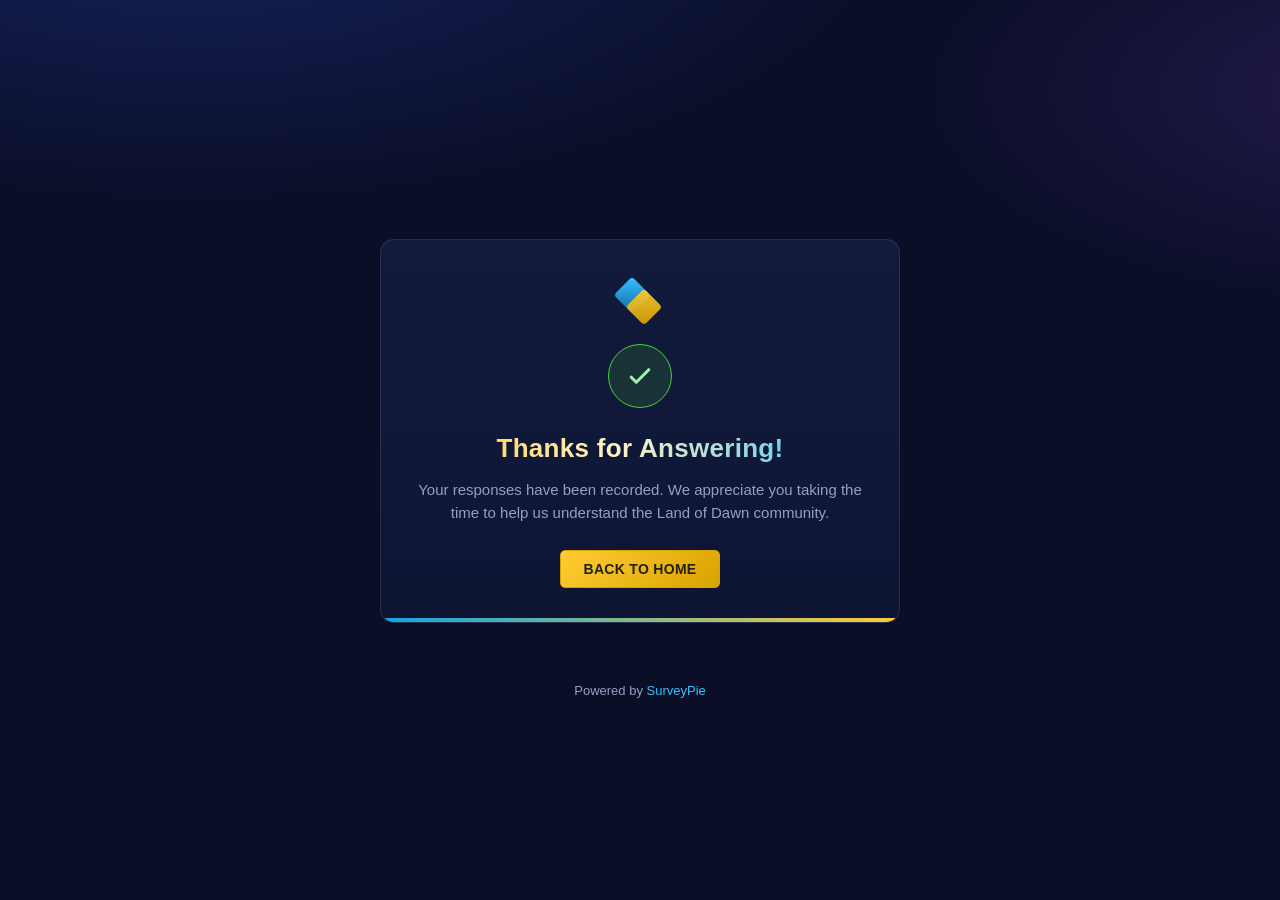
<file: html/ThankYou.html>
<!DOCTYPE html>
<html lang="en">
<head>
  <meta charset="UTF-8">
  <meta name="viewport" content="width=device-width, initial-scale=1.0">
  <title>Thank You &mdash; MLBB Player Survey</title>
  <style>
    :root {
      --bg: #0a0e27;
      --bg-glow-1: #16215c;
      --panel: #121a3d;
      --panel-alt: #0e1533;
      --gold: #ffcc33;
      --gold-dark: #d9a300;
      --blue: #12a5df;
      --blue-bright: #35c3ff;
      --text: #eef2ff;
      --muted: #93a0c4;
      --line: rgba(255, 255, 255, .1);
      --success-border: #4cd137;
      --success-text: #9df0a8;
    }

    * {
      box-sizing: border-box;
    }

    body {
      margin: 0;
      min-height: 100vh;
      display: flex;
      flex-direction: column;
      align-items: center;
      justify-content: center;
      background:
        radial-gradient(1200px 500px at 15% -10%, var(--bg-glow-1), transparent 60%),
        radial-gradient(900px 400px at 110% 10%, #221a4d, transparent 55%),
        var(--bg);
      color: var(--text);
      font-family: Arial, Helvetica, sans-serif;
      font-size: 16px;
      line-height: 1.55;
    }

    .card {
      position: relative;
      width: min(520px, calc(100% - 32px));
      margin: 40px auto;
      background: linear-gradient(180deg, var(--panel), var(--panel-alt));
      border: 1px solid var(--line);
      border-radius: 14px;
      padding: 40px 32px 34px;
      text-align: center;
      overflow: hidden;
    }

    .card::after {
      content: "";
      position: absolute;
      left: 0;
      right: 0;
      bottom: 0;
      height: 4px;
      background: linear-gradient(90deg, var(--blue), var(--gold));
    }

    .emblem {
      width: 46px;
      height: 46px;
      margin: 0 auto 18px;
      position: relative;
    }

    .emblem span {
      position: absolute;
      width: 26px;
      height: 26px;
      transform: rotate(45deg);
      border-radius: 4px;
    }

    .emblem .d1 {
      background: linear-gradient(135deg, var(--blue-bright), #1568a8);
      top: 2px;
      left: 2px;
    }

    .emblem .d2 {
      background: linear-gradient(135deg, var(--gold), var(--gold-dark));
      top: 14px;
      left: 14px;
      opacity: .92;
    }

    .check {
      width: 64px;
      height: 64px;
      margin: 0 auto 20px;
      border-radius: 50%;
      background: rgba(76, 209, 55, .14);
      border: 1px solid var(--success-border);
      display: flex;
      align-items: center;
      justify-content: center;
    }

    .check svg {
      width: 30px;
      height: 30px;
    }

    h1 {
      margin: 0 0 10px;
      font-size: 26px;
      letter-spacing: .3px;
      background: linear-gradient(90deg, var(--gold), #fff2c4 45%, var(--blue-bright));
      -webkit-background-clip: text;
      background-clip: text;
      color: transparent;
    }

    p.msg {
      margin: 0 0 26px;
      color: var(--muted);
      font-size: 15px;
    }

    a.home-link {
      display: inline-block;
      border: 1px solid var(--gold-dark);
      border-radius: 5px;
      background: linear-gradient(135deg, var(--gold), var(--gold-dark));
      color: #26210a;
      cursor: pointer;
      font: 700 14px Arial, Helvetica, sans-serif;
      letter-spacing: .3px;
      text-transform: uppercase;
      text-decoration: none;
      padding: 10px 22px;
      transition: transform .12s ease, box-shadow .12s ease;
    }

    a.home-link:hover {
      box-shadow: 0 0 16px rgba(255, 204, 51, .5);
      transform: translateY(-1px);
    }

    footer {
      margin: 18px 0 0;
      text-align: center;
      color: var(--muted);
      font-size: 13px;
    }

    footer a {
      color: var(--blue-bright);
      text-decoration: none;
    }

    footer a:hover {
      text-decoration: underline;
    }
  </style>
</head>
<body>
  <main>
    <div class="card">
      <div class="emblem" aria-hidden="true">
        <span class="d1"></span>
        <span class="d2"></span>
      </div>

      <div class="check" aria-hidden="true">
        <svg viewBox="0 0 24 24" fill="none" xmlns="http://www.w3.org/2000/svg">
          <path d="M5 13l4 4L19 7" stroke="#9df0a8" stroke-width="2.5" stroke-linecap="round" stroke-linejoin="round"/>
        </svg>
      </div>

      <h1>Thanks for Answering!</h1>
      <p class="msg">Your responses have been recorded. We appreciate you taking the time to help us understand the Land of Dawn community.</p>

      <a class="home-link" href="LandingPage.html">Back to Home</a>
    </div>
  </main>

  <footer>
    Powered by <a href="https://www.surveypie.com/">SurveyPie</a>
  </footer>
</body>
</html>
</file>
